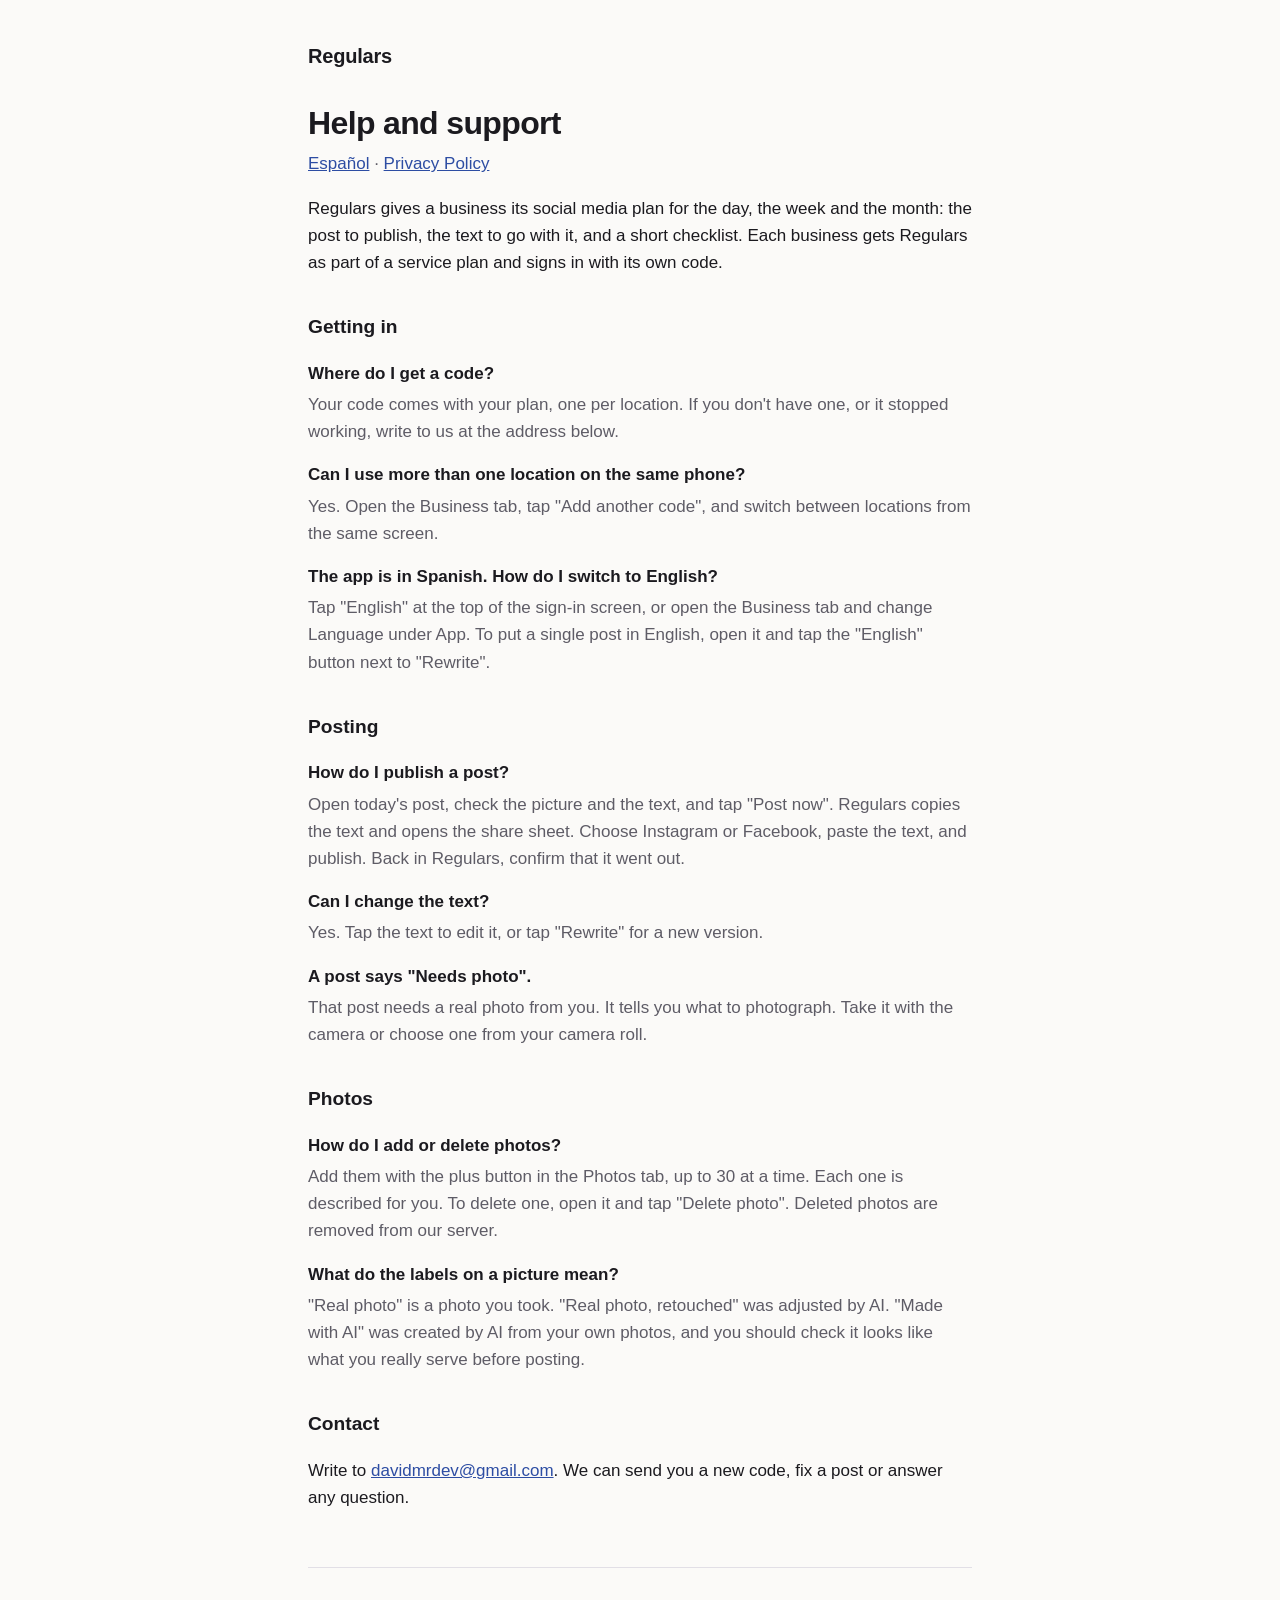
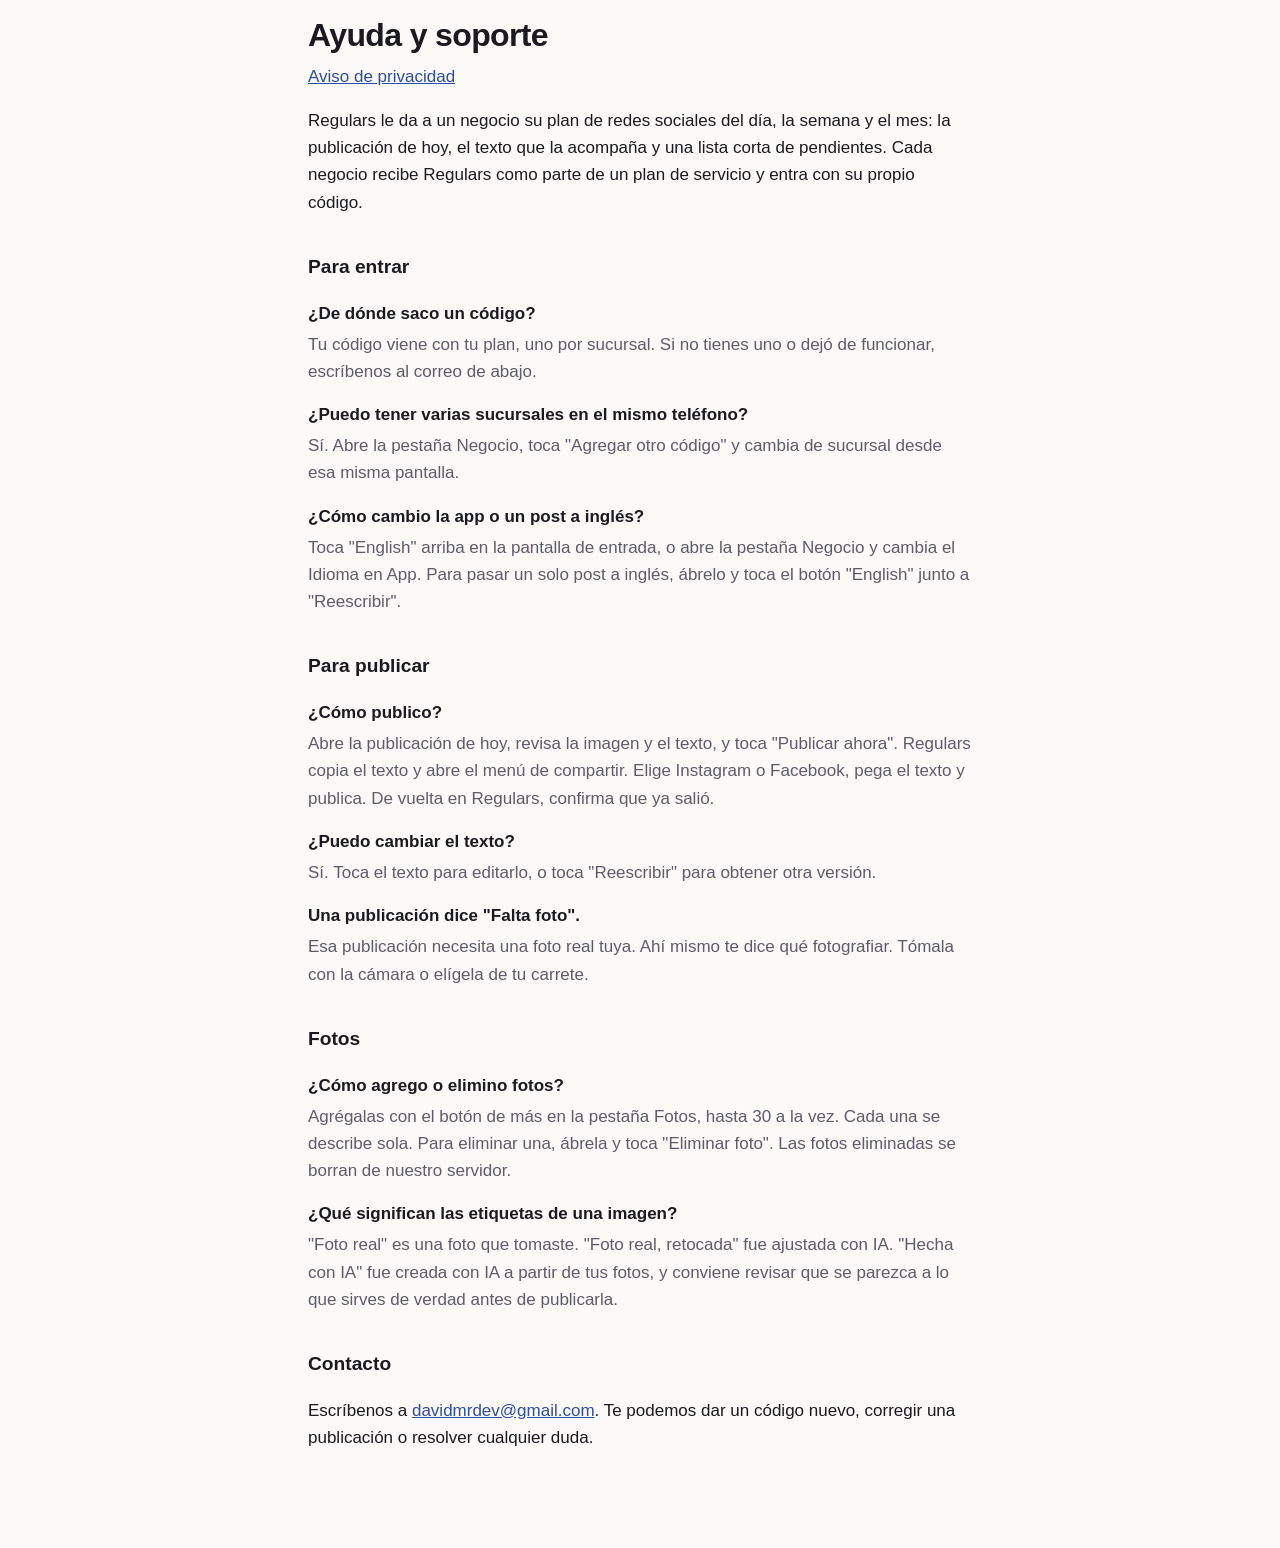
<file: index.html>
<!doctype html>
<html lang="en">
<head>
<meta charset="utf-8">
<meta name="viewport" content="width=device-width, initial-scale=1">
<meta name="robots" content="noindex">
<title>Regulars Support</title>
<link rel="stylesheet" href="style.css">
</head>
<body>
<main>
<p class="brand">Regulars</p>
<h1>Help and support</h1>
<p class="meta"><a href="#es">Español</a> · <a href="privacy.html">Privacy Policy</a></p>

<p>Regulars gives a business its social media plan for the day, the week and the month: the post to publish, the text to go with it, and a short checklist. Each business gets Regulars as part of a service plan and signs in with its own code.</p>

<h2>Getting in</h2>
<dl>
<dt>Where do I get a code?</dt>
<dd>Your code comes with your plan, one per location. If you don't have one, or it stopped working, write to us at the address below.</dd>
<dt>Can I use more than one location on the same phone?</dt>
<dd>Yes. Open the Business tab, tap "Add another code", and switch between locations from the same screen.</dd>
<dt>The app is in Spanish. How do I switch to English?</dt>
<dd>Tap "English" at the top of the sign-in screen, or open the Business tab and change Language under App. To put a single post in English, open it and tap the "English" button next to "Rewrite".</dd>
</dl>

<h2>Posting</h2>
<dl>
<dt>How do I publish a post?</dt>
<dd>Open today's post, check the picture and the text, and tap "Post now". Regulars copies the text and opens the share sheet. Choose Instagram or Facebook, paste the text, and publish. Back in Regulars, confirm that it went out.</dd>
<dt>Can I change the text?</dt>
<dd>Yes. Tap the text to edit it, or tap "Rewrite" for a new version.</dd>
<dt>A post says "Needs photo".</dt>
<dd>That post needs a real photo from you. It tells you what to photograph. Take it with the camera or choose one from your camera roll.</dd>
</dl>

<h2>Photos</h2>
<dl>
<dt>How do I add or delete photos?</dt>
<dd>Add them with the plus button in the Photos tab, up to 30 at a time. Each one is described for you. To delete one, open it and tap "Delete photo". Deleted photos are removed from our server.</dd>
<dt>What do the labels on a picture mean?</dt>
<dd>"Real photo" is a photo you took. "Real photo, retouched" was adjusted by AI. "Made with AI" was created by AI from your own photos, and you should check it looks like what you really serve before posting.</dd>
</dl>

<h2>Contact</h2>
<p>Write to <a href="mailto:davidmrdev@gmail.com">davidmrdev@gmail.com</a>. We can send you a new code, fix a post or answer any question.</p>

<hr>

<h1 id="es">Ayuda y soporte</h1>
<p class="meta"><a href="privacy.html#es">Aviso de privacidad</a></p>

<p>Regulars le da a un negocio su plan de redes sociales del día, la semana y el mes: la publicación de hoy, el texto que la acompaña y una lista corta de pendientes. Cada negocio recibe Regulars como parte de un plan de servicio y entra con su propio código.</p>

<h2>Para entrar</h2>
<dl>
<dt>¿De dónde saco un código?</dt>
<dd>Tu código viene con tu plan, uno por sucursal. Si no tienes uno o dejó de funcionar, escríbenos al correo de abajo.</dd>
<dt>¿Puedo tener varias sucursales en el mismo teléfono?</dt>
<dd>Sí. Abre la pestaña Negocio, toca "Agregar otro código" y cambia de sucursal desde esa misma pantalla.</dd>
<dt>¿Cómo cambio la app o un post a inglés?</dt>
<dd>Toca "English" arriba en la pantalla de entrada, o abre la pestaña Negocio y cambia el Idioma en App. Para pasar un solo post a inglés, ábrelo y toca el botón "English" junto a "Reescribir".</dd>
</dl>

<h2>Para publicar</h2>
<dl>
<dt>¿Cómo publico?</dt>
<dd>Abre la publicación de hoy, revisa la imagen y el texto, y toca "Publicar ahora". Regulars copia el texto y abre el menú de compartir. Elige Instagram o Facebook, pega el texto y publica. De vuelta en Regulars, confirma que ya salió.</dd>
<dt>¿Puedo cambiar el texto?</dt>
<dd>Sí. Toca el texto para editarlo, o toca "Reescribir" para obtener otra versión.</dd>
<dt>Una publicación dice "Falta foto".</dt>
<dd>Esa publicación necesita una foto real tuya. Ahí mismo te dice qué fotografiar. Tómala con la cámara o elígela de tu carrete.</dd>
</dl>

<h2>Fotos</h2>
<dl>
<dt>¿Cómo agrego o elimino fotos?</dt>
<dd>Agrégalas con el botón de más en la pestaña Fotos, hasta 30 a la vez. Cada una se describe sola. Para eliminar una, ábrela y toca "Eliminar foto". Las fotos eliminadas se borran de nuestro servidor.</dd>
<dt>¿Qué significan las etiquetas de una imagen?</dt>
<dd>"Foto real" es una foto que tomaste. "Foto real, retocada" fue ajustada con IA. "Hecha con IA" fue creada con IA a partir de tus fotos, y conviene revisar que se parezca a lo que sirves de verdad antes de publicarla.</dd>
</dl>

<h2>Contacto</h2>
<p>Escríbenos a <a href="mailto:davidmrdev@gmail.com">davidmrdev@gmail.com</a>. Te podemos dar un código nuevo, corregir una publicación o resolver cualquier duda.</p>
</main>
</body>
</html>
</file>
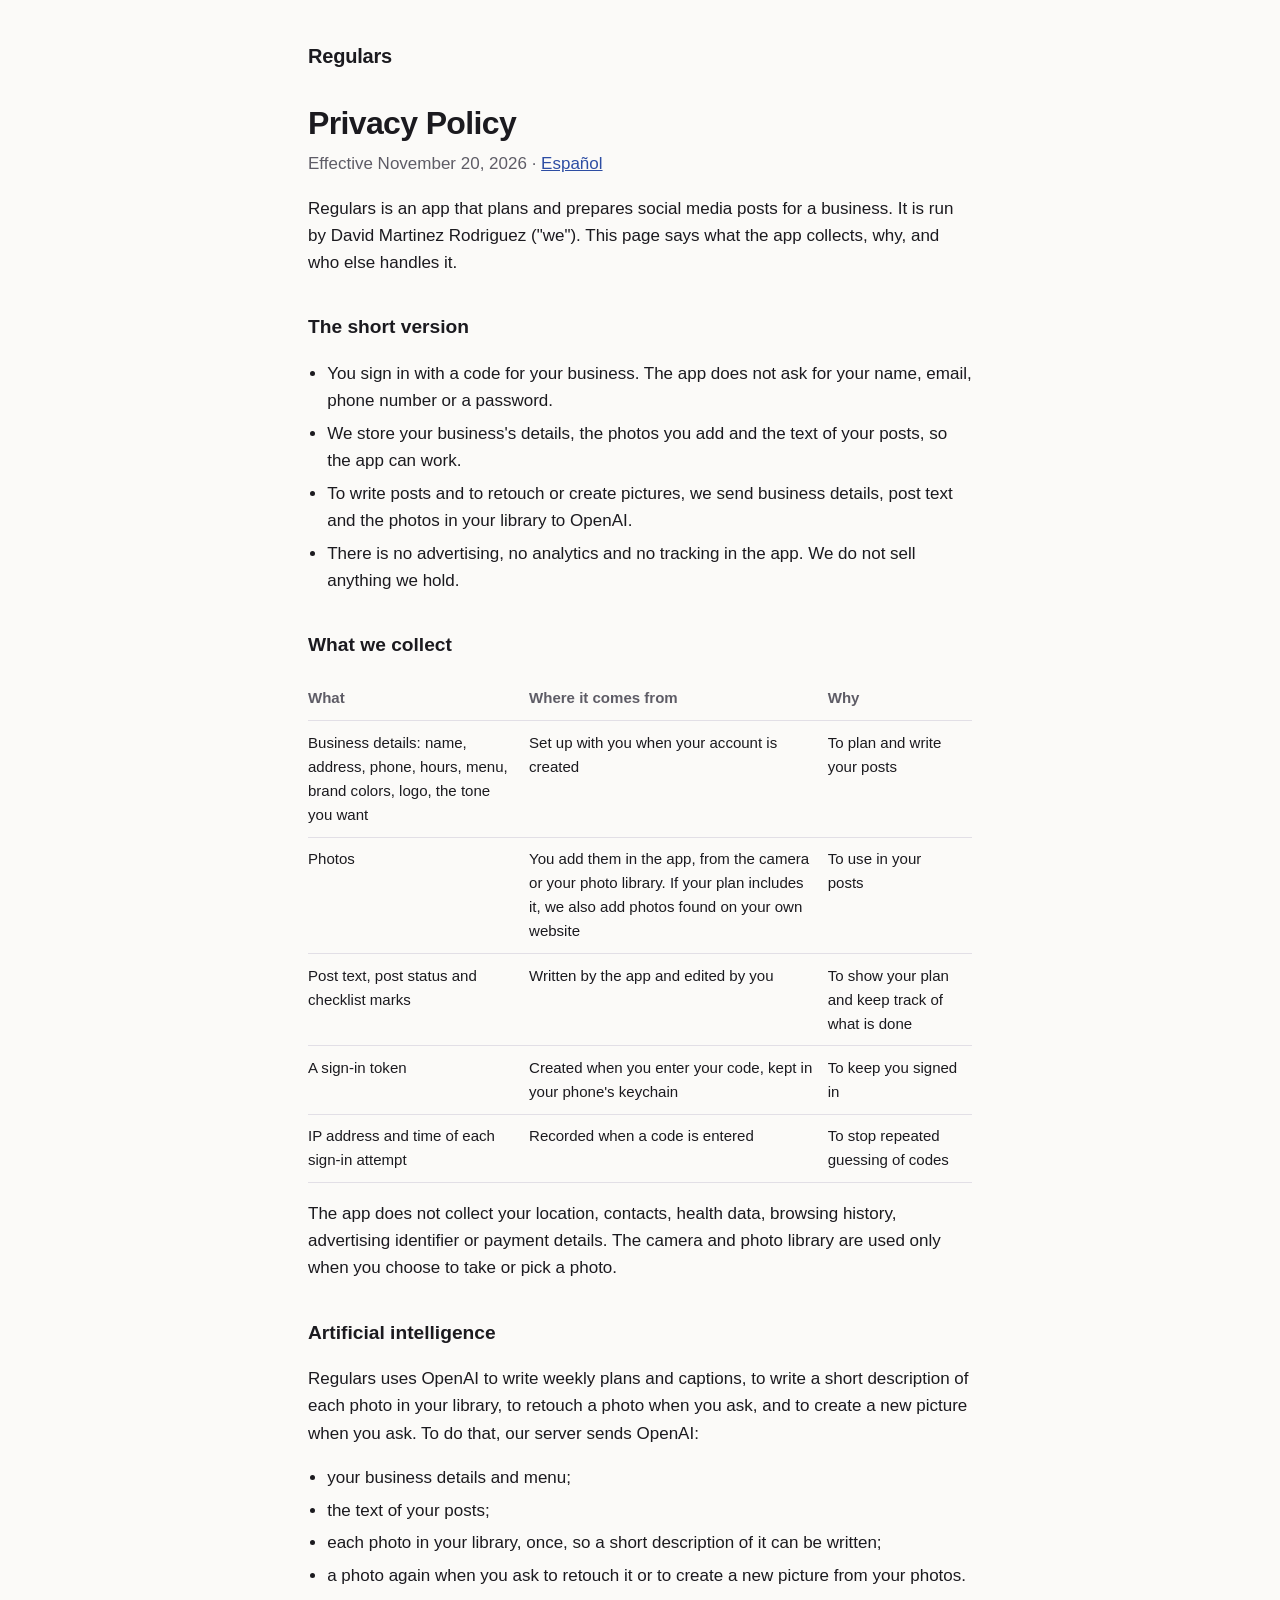
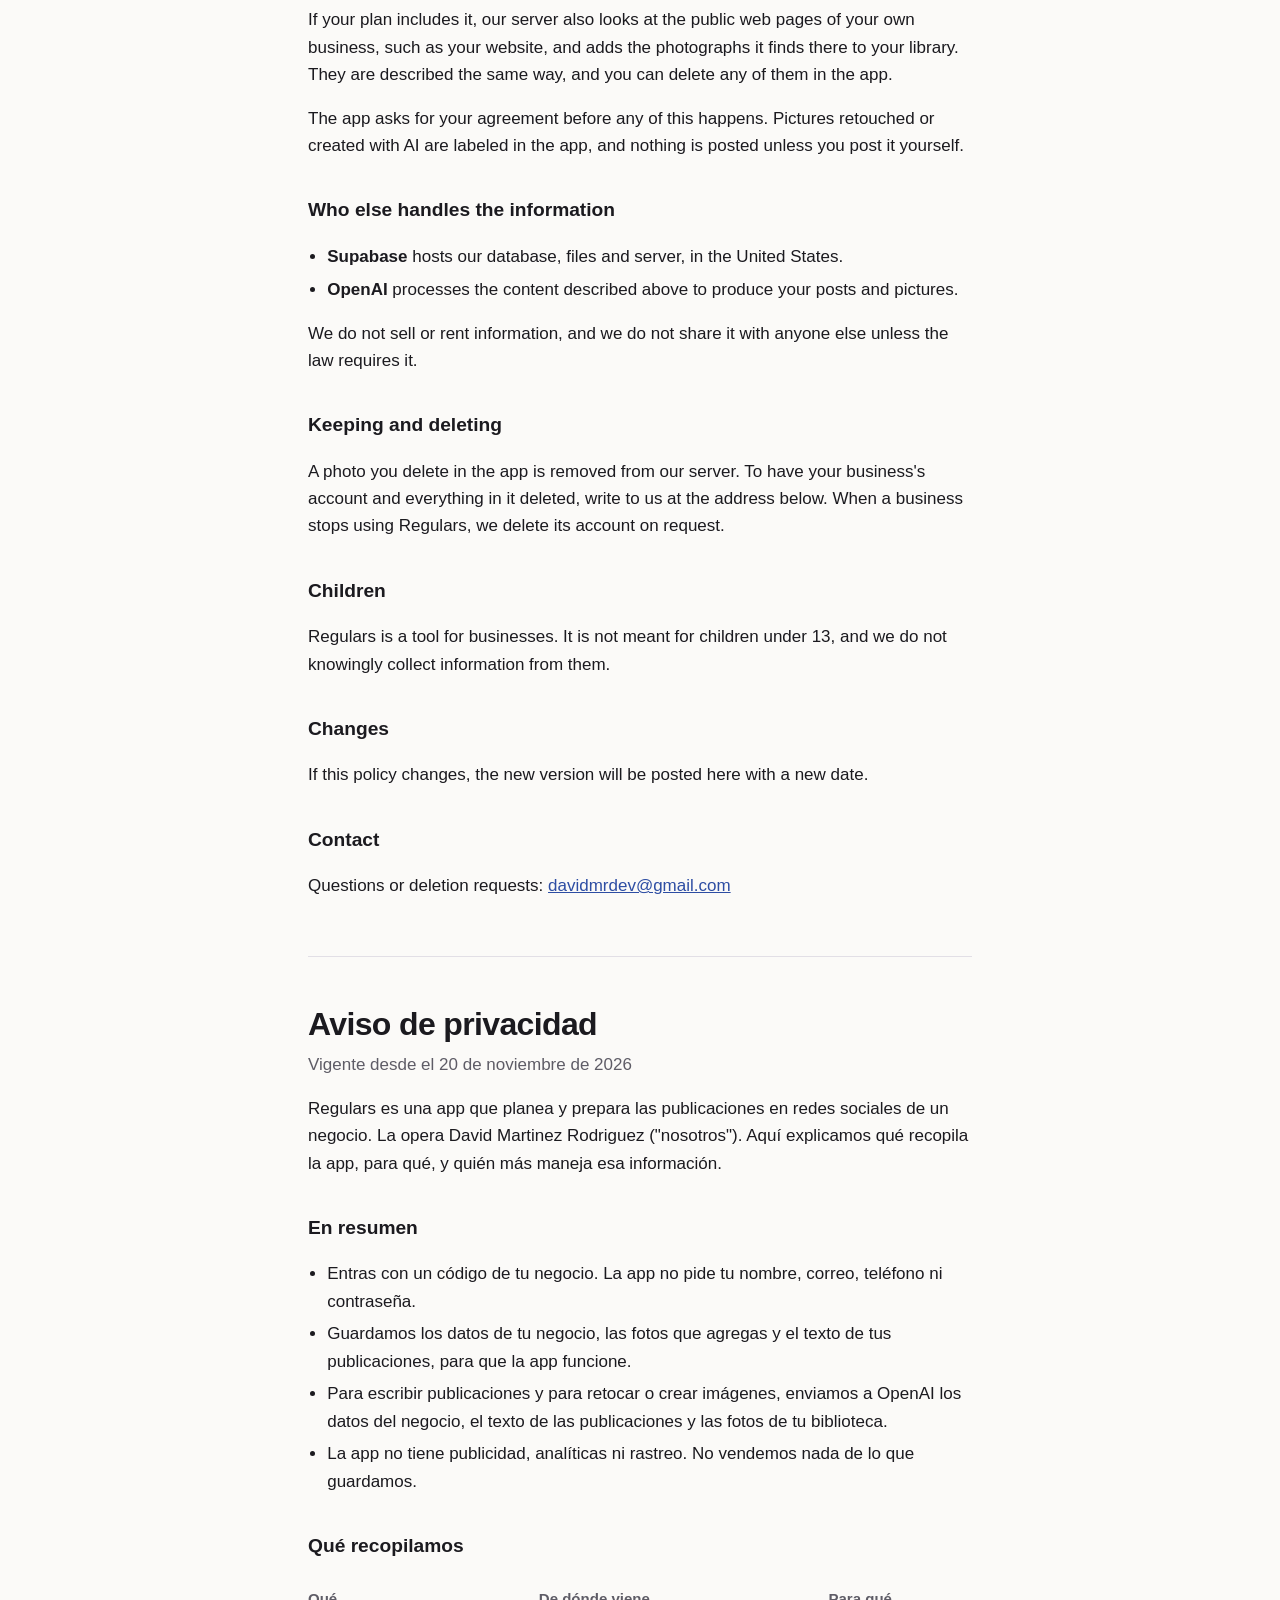
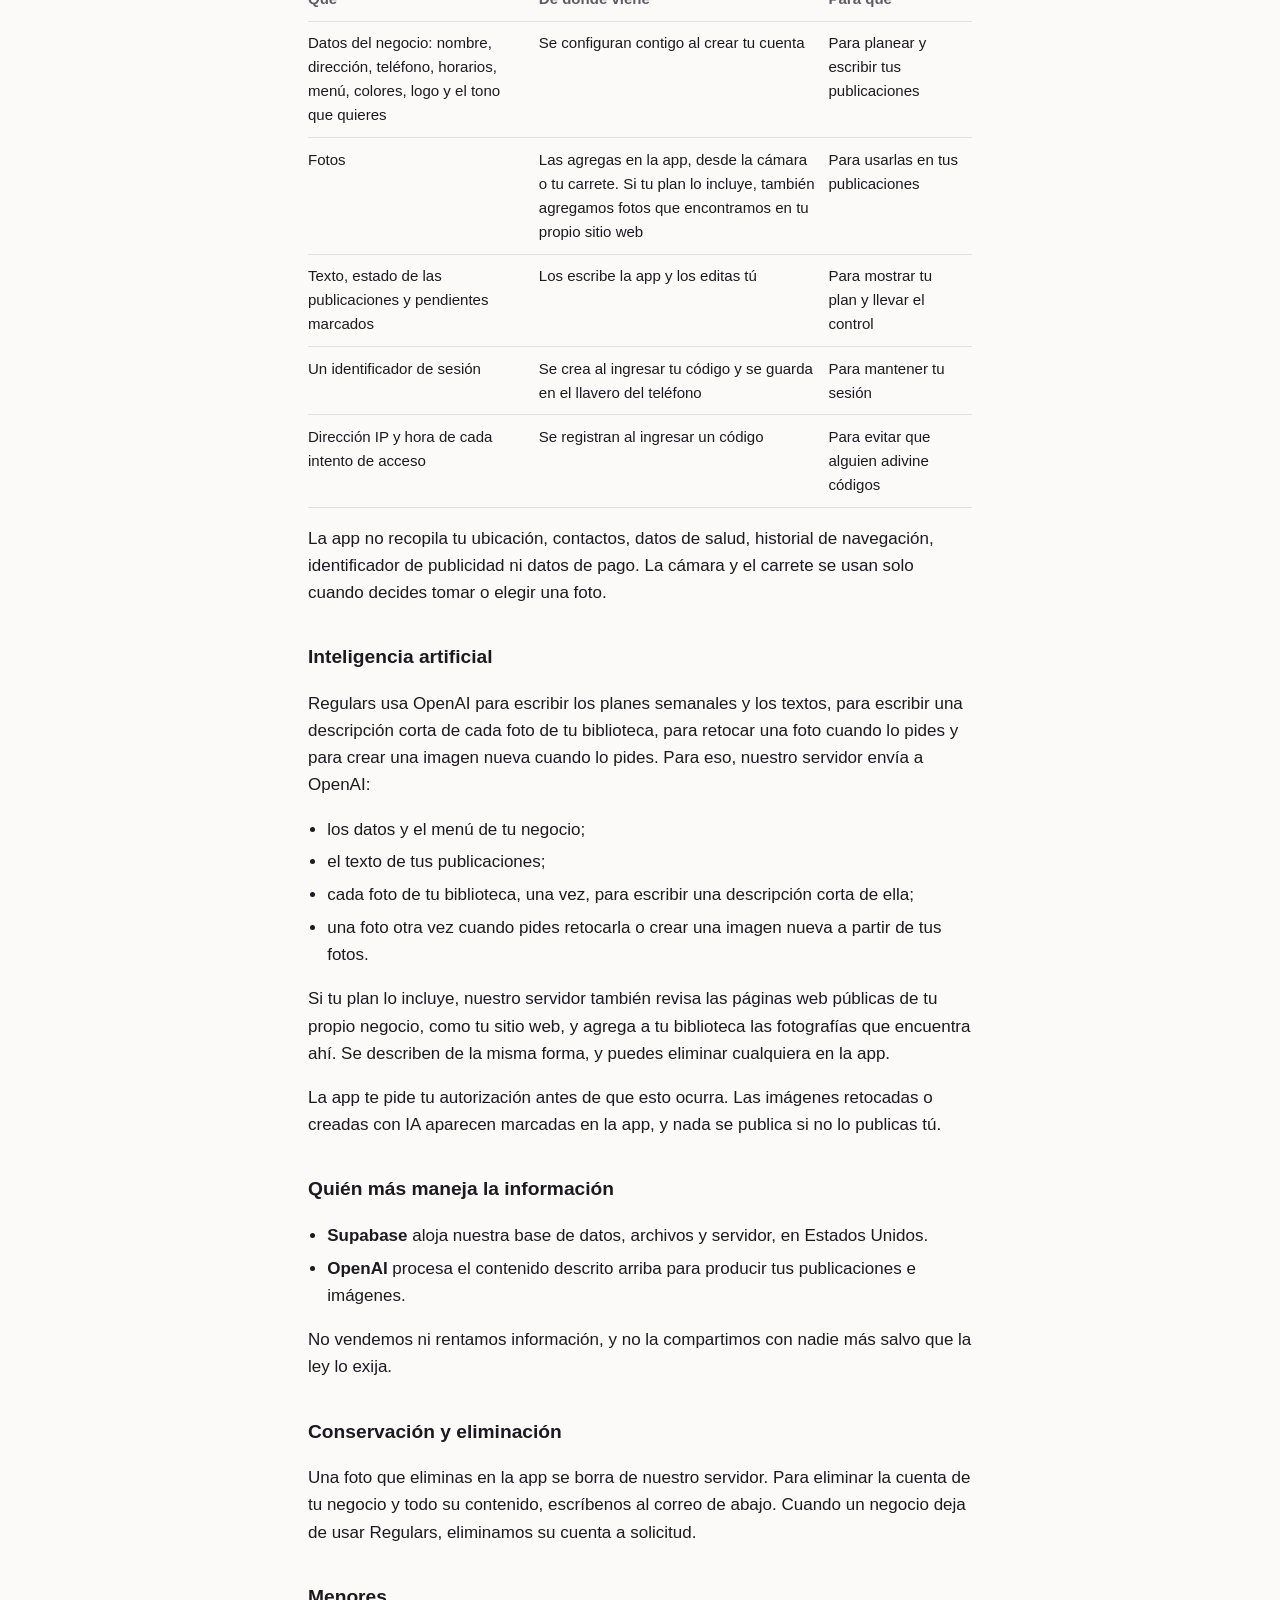
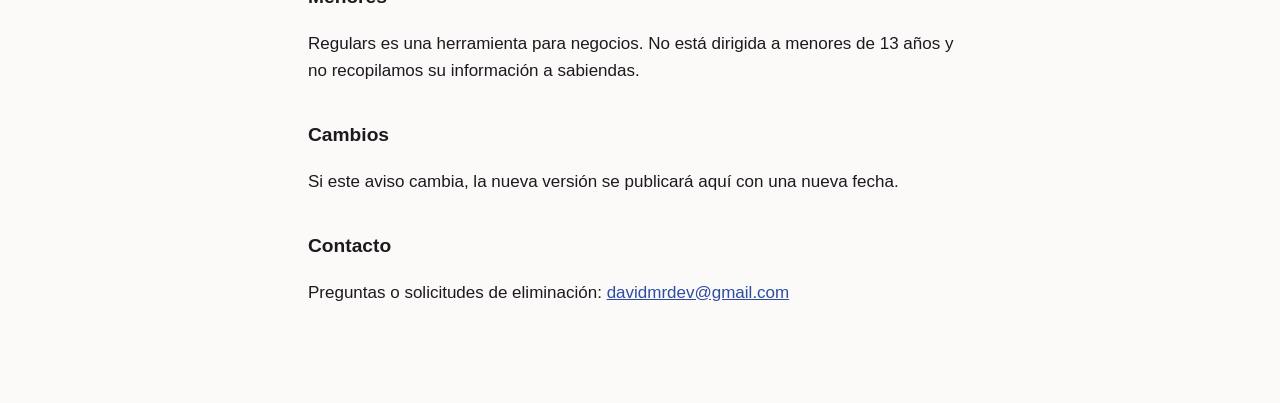
<file: privacy.html>
<!doctype html>
<html lang="en">
<head>
<meta charset="utf-8">
<meta name="viewport" content="width=device-width, initial-scale=1">
<meta name="robots" content="noindex">
<title>Regulars Privacy Policy</title>
<link rel="stylesheet" href="style.css">
</head>
<body>
<main>
<p class="brand"><a href="index.html">Regulars</a></p>
<h1>Privacy Policy</h1>
<p class="meta">Effective November 20, 2026 · <a href="#es">Español</a></p>

<p>Regulars is an app that plans and prepares social media posts for a business. It is run by David Martinez Rodriguez ("we"). This page says what the app collects, why, and who else handles it.</p>

<h2>The short version</h2>
<ul>
<li>You sign in with a code for your business. The app does not ask for your name, email, phone number or a password.</li>
<li>We store your business's details, the photos you add and the text of your posts, so the app can work.</li>
<li>To write posts and to retouch or create pictures, we send business details, post text and the photos in your library to OpenAI.</li>
<li>There is no advertising, no analytics and no tracking in the app. We do not sell anything we hold.</li>
</ul>

<h2>What we collect</h2>
<table>
<tr><th>What</th><th>Where it comes from</th><th>Why</th></tr>
<tr><td>Business details: name, address, phone, hours, menu, brand colors, logo, the tone you want</td><td>Set up with you when your account is created</td><td>To plan and write your posts</td></tr>
<tr><td>Photos</td><td>You add them in the app, from the camera or your photo library. If your plan includes it, we also add photos found on your own website</td><td>To use in your posts</td></tr>
<tr><td>Post text, post status and checklist marks</td><td>Written by the app and edited by you</td><td>To show your plan and keep track of what is done</td></tr>
<tr><td>A sign-in token</td><td>Created when you enter your code, kept in your phone's keychain</td><td>To keep you signed in</td></tr>
<tr><td>IP address and time of each sign-in attempt</td><td>Recorded when a code is entered</td><td>To stop repeated guessing of codes</td></tr>
</table>
<p>The app does not collect your location, contacts, health data, browsing history, advertising identifier or payment details. The camera and photo library are used only when you choose to take or pick a photo.</p>

<h2>Artificial intelligence</h2>
<p>Regulars uses OpenAI to write weekly plans and captions, to write a short description of each photo in your library, to retouch a photo when you ask, and to create a new picture when you ask. To do that, our server sends OpenAI:</p>
<ul>
<li>your business details and menu;</li>
<li>the text of your posts;</li>
<li>each photo in your library, once, so a short description of it can be written;</li>
<li>a photo again when you ask to retouch it or to create a new picture from your photos.</li>
</ul>
<p>If your plan includes it, our server also looks at the public web pages of your own business, such as your website, and adds the photographs it finds there to your library. They are described the same way, and you can delete any of them in the app.</p>
<p>The app asks for your agreement before any of this happens. Pictures retouched or created with AI are labeled in the app, and nothing is posted unless you post it yourself.</p>

<h2>Who else handles the information</h2>
<ul>
<li><strong>Supabase</strong> hosts our database, files and server, in the United States.</li>
<li><strong>OpenAI</strong> processes the content described above to produce your posts and pictures.</li>
</ul>
<p>We do not sell or rent information, and we do not share it with anyone else unless the law requires it.</p>

<h2>Keeping and deleting</h2>
<p>A photo you delete in the app is removed from our server. To have your business's account and everything in it deleted, write to us at the address below. When a business stops using Regulars, we delete its account on request.</p>

<h2>Children</h2>
<p>Regulars is a tool for businesses. It is not meant for children under 13, and we do not knowingly collect information from them.</p>

<h2>Changes</h2>
<p>If this policy changes, the new version will be posted here with a new date.</p>

<h2>Contact</h2>
<p>Questions or deletion requests: <a href="mailto:davidmrdev@gmail.com">davidmrdev@gmail.com</a></p>

<hr>

<h1 id="es">Aviso de privacidad</h1>
<p class="meta">Vigente desde el 20 de noviembre de 2026</p>

<p>Regulars es una app que planea y prepara las publicaciones en redes sociales de un negocio. La opera David Martinez Rodriguez ("nosotros"). Aquí explicamos qué recopila la app, para qué, y quién más maneja esa información.</p>

<h2>En resumen</h2>
<ul>
<li>Entras con un código de tu negocio. La app no pide tu nombre, correo, teléfono ni contraseña.</li>
<li>Guardamos los datos de tu negocio, las fotos que agregas y el texto de tus publicaciones, para que la app funcione.</li>
<li>Para escribir publicaciones y para retocar o crear imágenes, enviamos a OpenAI los datos del negocio, el texto de las publicaciones y las fotos de tu biblioteca.</li>
<li>La app no tiene publicidad, analíticas ni rastreo. No vendemos nada de lo que guardamos.</li>
</ul>

<h2>Qué recopilamos</h2>
<table>
<tr><th>Qué</th><th>De dónde viene</th><th>Para qué</th></tr>
<tr><td>Datos del negocio: nombre, dirección, teléfono, horarios, menú, colores, logo y el tono que quieres</td><td>Se configuran contigo al crear tu cuenta</td><td>Para planear y escribir tus publicaciones</td></tr>
<tr><td>Fotos</td><td>Las agregas en la app, desde la cámara o tu carrete. Si tu plan lo incluye, también agregamos fotos que encontramos en tu propio sitio web</td><td>Para usarlas en tus publicaciones</td></tr>
<tr><td>Texto, estado de las publicaciones y pendientes marcados</td><td>Los escribe la app y los editas tú</td><td>Para mostrar tu plan y llevar el control</td></tr>
<tr><td>Un identificador de sesión</td><td>Se crea al ingresar tu código y se guarda en el llavero del teléfono</td><td>Para mantener tu sesión</td></tr>
<tr><td>Dirección IP y hora de cada intento de acceso</td><td>Se registran al ingresar un código</td><td>Para evitar que alguien adivine códigos</td></tr>
</table>
<p>La app no recopila tu ubicación, contactos, datos de salud, historial de navegación, identificador de publicidad ni datos de pago. La cámara y el carrete se usan solo cuando decides tomar o elegir una foto.</p>

<h2>Inteligencia artificial</h2>
<p>Regulars usa OpenAI para escribir los planes semanales y los textos, para escribir una descripción corta de cada foto de tu biblioteca, para retocar una foto cuando lo pides y para crear una imagen nueva cuando lo pides. Para eso, nuestro servidor envía a OpenAI:</p>
<ul>
<li>los datos y el menú de tu negocio;</li>
<li>el texto de tus publicaciones;</li>
<li>cada foto de tu biblioteca, una vez, para escribir una descripción corta de ella;</li>
<li>una foto otra vez cuando pides retocarla o crear una imagen nueva a partir de tus fotos.</li>
</ul>
<p>Si tu plan lo incluye, nuestro servidor también revisa las páginas web públicas de tu propio negocio, como tu sitio web, y agrega a tu biblioteca las fotografías que encuentra ahí. Se describen de la misma forma, y puedes eliminar cualquiera en la app.</p>
<p>La app te pide tu autorización antes de que esto ocurra. Las imágenes retocadas o creadas con IA aparecen marcadas en la app, y nada se publica si no lo publicas tú.</p>

<h2>Quién más maneja la información</h2>
<ul>
<li><strong>Supabase</strong> aloja nuestra base de datos, archivos y servidor, en Estados Unidos.</li>
<li><strong>OpenAI</strong> procesa el contenido descrito arriba para producir tus publicaciones e imágenes.</li>
</ul>
<p>No vendemos ni rentamos información, y no la compartimos con nadie más salvo que la ley lo exija.</p>

<h2>Conservación y eliminación</h2>
<p>Una foto que eliminas en la app se borra de nuestro servidor. Para eliminar la cuenta de tu negocio y todo su contenido, escríbenos al correo de abajo. Cuando un negocio deja de usar Regulars, eliminamos su cuenta a solicitud.</p>

<h2>Menores</h2>
<p>Regulars es una herramienta para negocios. No está dirigida a menores de 13 años y no recopilamos su información a sabiendas.</p>

<h2>Cambios</h2>
<p>Si este aviso cambia, la nueva versión se publicará aquí con una nueva fecha.</p>

<h2>Contacto</h2>
<p>Preguntas o solicitudes de eliminación: <a href="mailto:davidmrdev@gmail.com">davidmrdev@gmail.com</a></p>
</main>
</body>
</html>
</file>
<file: style.css>
:root {
  --ink: #1b1a1f;
  --muted: #5e5c66;
  --line: #e2dfe6;
  --paper: #fbfaf8;
  --link: #2d4da3;
}

@media (prefers-color-scheme: dark) {
  :root {
    --ink: #f1eff4;
    --muted: #a9a6b3;
    --line: #34323b;
    --paper: #12141c;
    --link: #9db4f5;
  }
}

* { box-sizing: border-box; }

body {
  margin: 0;
  background: var(--paper);
  color: var(--ink);
  font: 17px/1.6 -apple-system, BlinkMacSystemFont, "Segoe UI", Roboto, Helvetica, Arial, sans-serif;
}

main {
  max-width: 44rem;
  margin: 0 auto;
  padding: 2.5rem 1.25rem 5rem;
}

.brand {
  margin: 0 0 2rem;
  font-weight: 800;
  font-size: 1.25rem;
  letter-spacing: -0.01em;
}

.brand a { color: inherit; text-decoration: none; }

h1 {
  font-size: 2rem;
  line-height: 1.2;
  margin: 0 0 0.5rem;
  letter-spacing: -0.02em;
  text-wrap: balance;
}

h2 {
  font-size: 1.2rem;
  margin: 2.25rem 0 0.5rem;
}

.meta { color: var(--muted); margin-top: 0; }

a { color: var(--link); }

ul { padding-left: 1.2rem; }
li { margin: 0.35rem 0; }

dt { font-weight: 650; margin-top: 1rem; }
dd { margin: 0.25rem 0 0; color: var(--muted); }

table {
  width: 100%;
  border-collapse: collapse;
  margin: 1rem 0;
  font-size: 0.94rem;
}

th, td {
  text-align: left;
  vertical-align: top;
  padding: 0.6rem 0.75rem 0.6rem 0;
  border-bottom: 1px solid var(--line);
}

th { color: var(--muted); font-weight: 600; }

hr {
  border: 0;
  border-top: 1px solid var(--line);
  margin: 3.5rem 0 3rem;
}

@media (max-width: 34rem) {
  table, tbody, tr, th, td { display: block; }
  tr:first-child { display: none; }
  td { border: 0; padding: 0.15rem 0; }
  tr { border-bottom: 1px solid var(--line); padding: 0.7rem 0; }
  td:first-child { font-weight: 650; }
}
</file>
